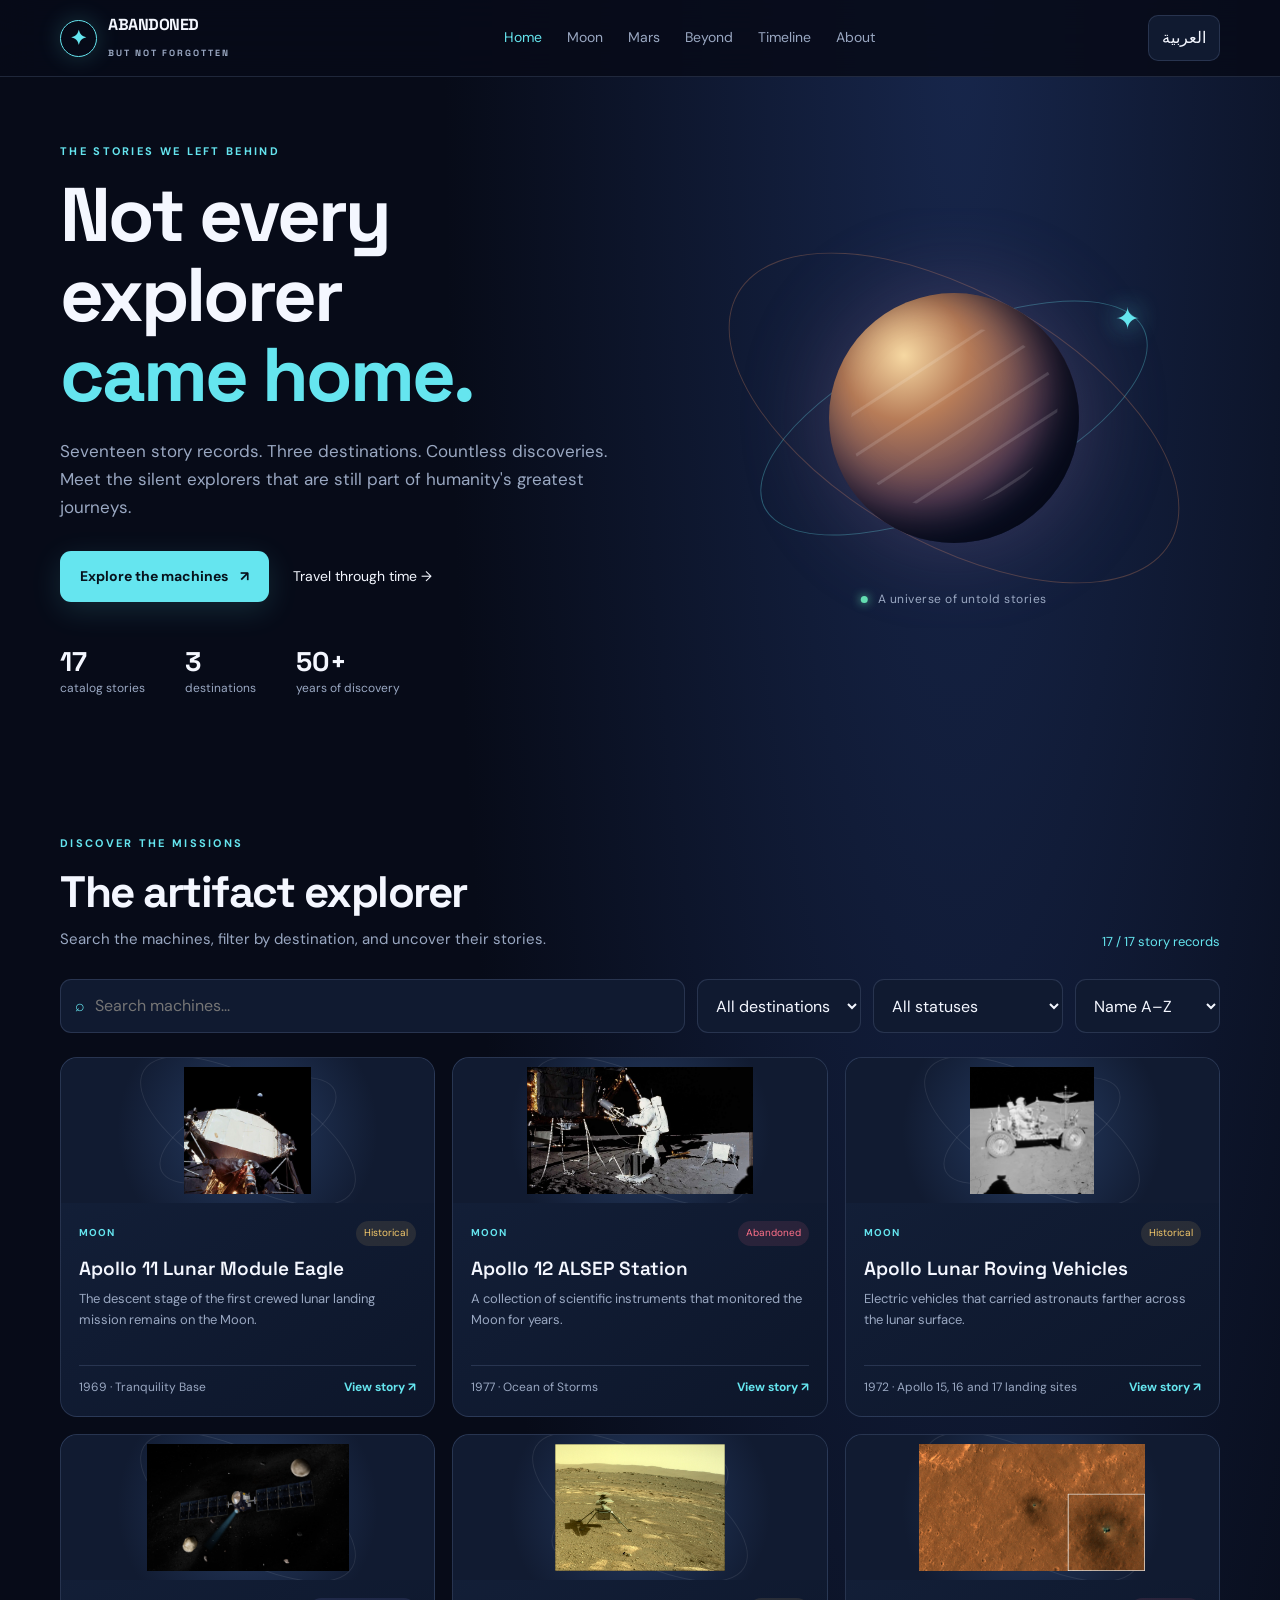
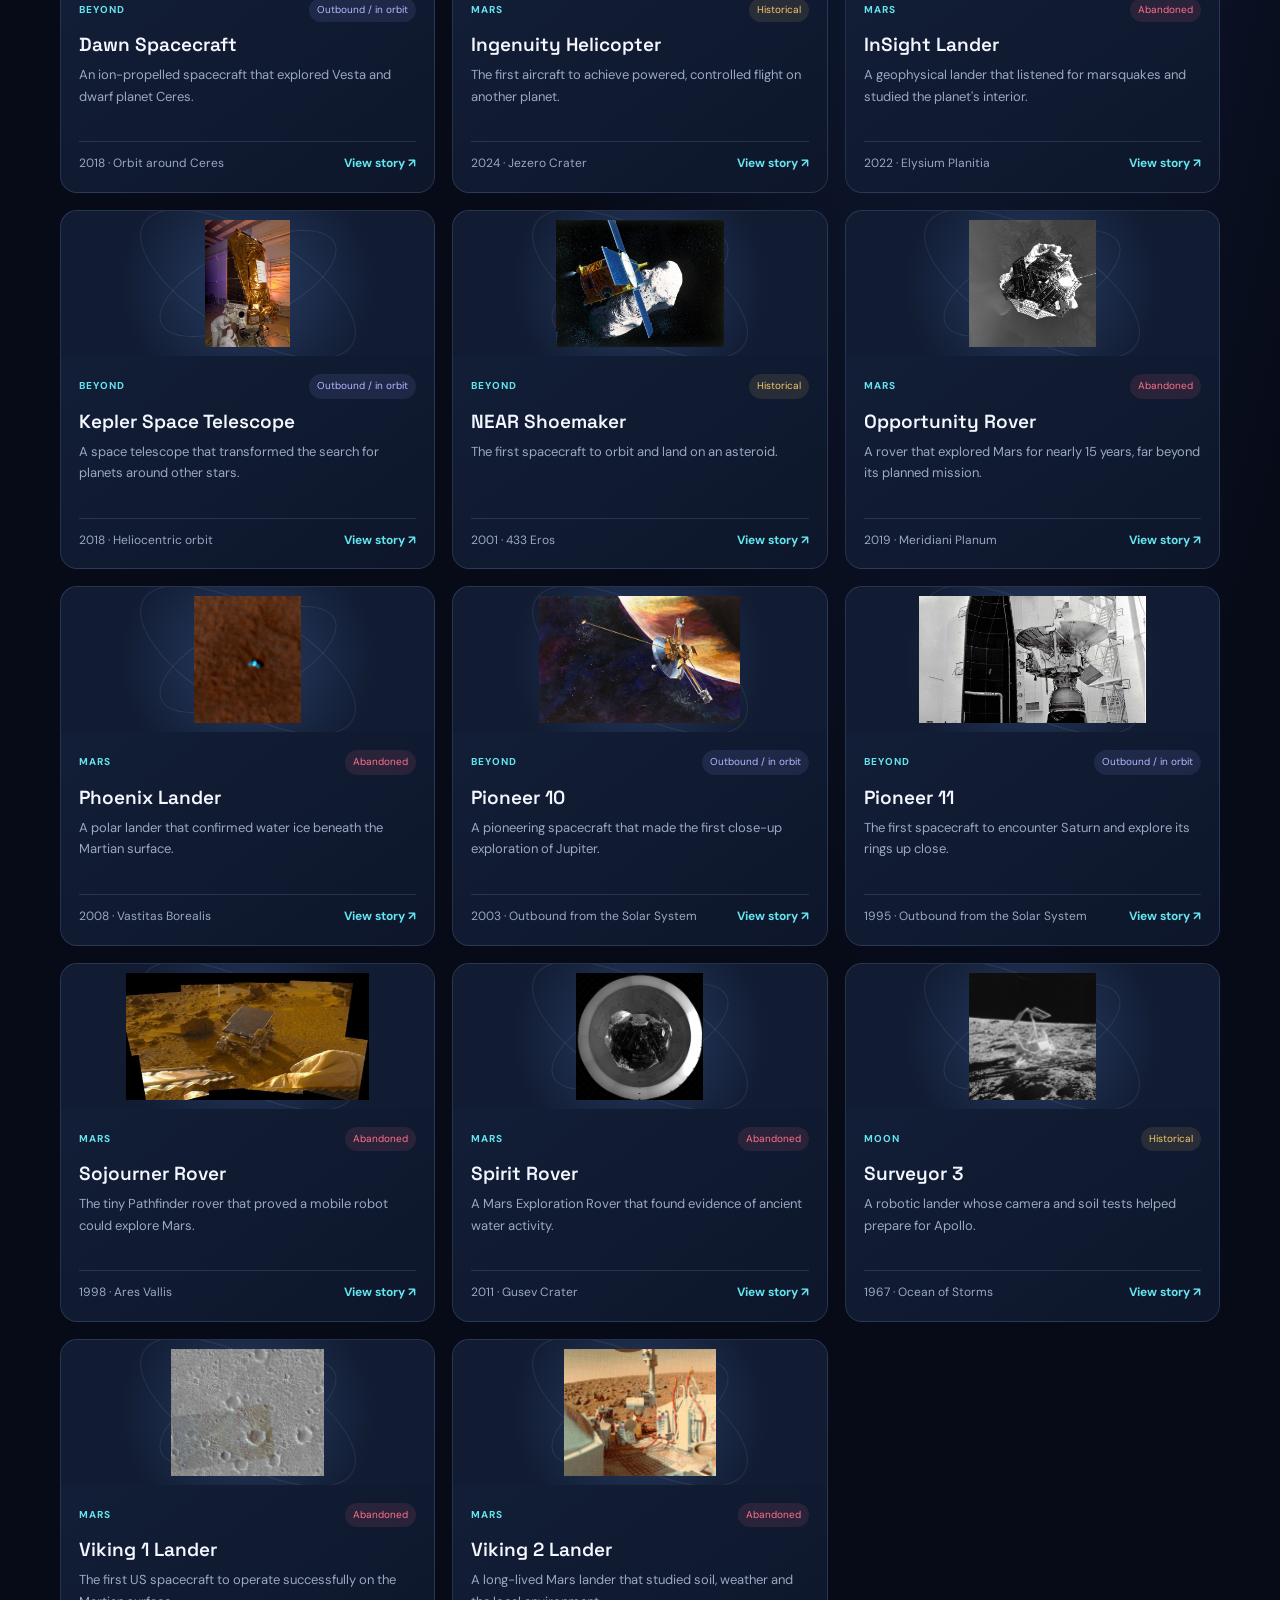
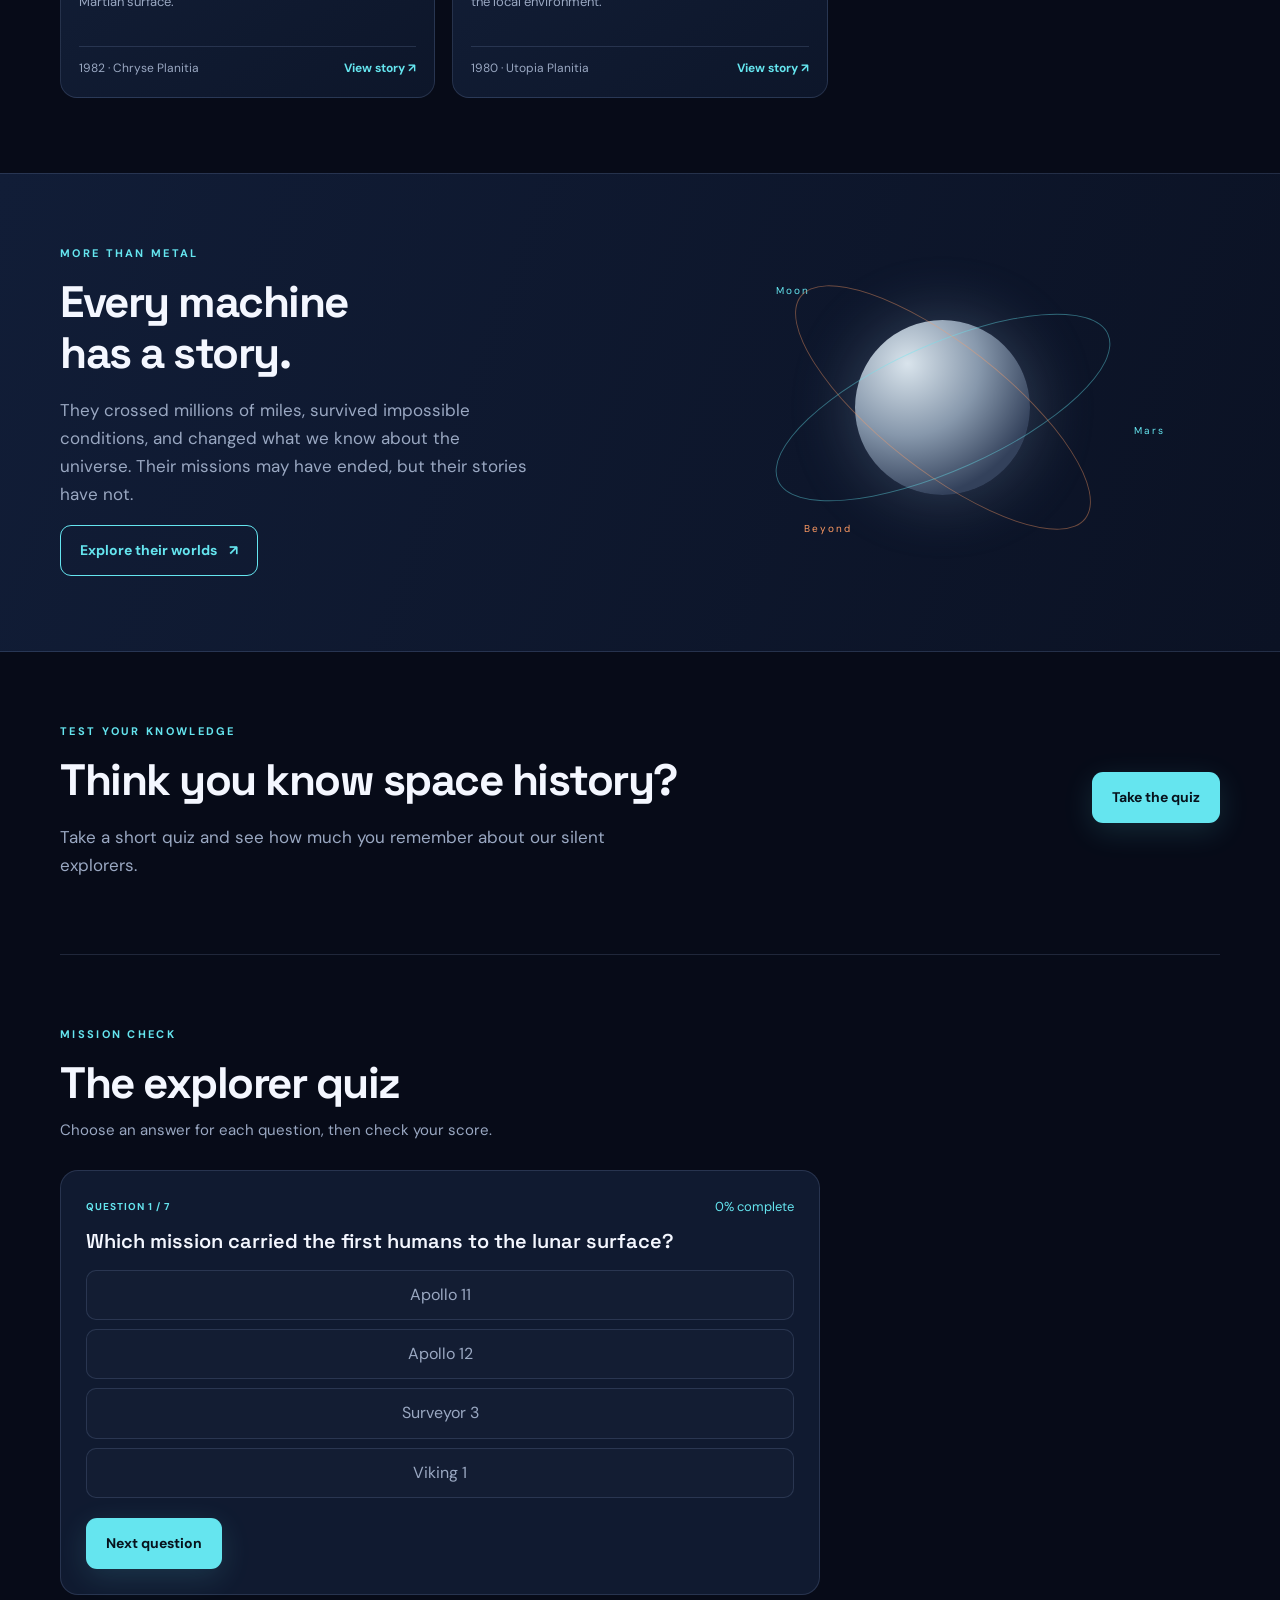
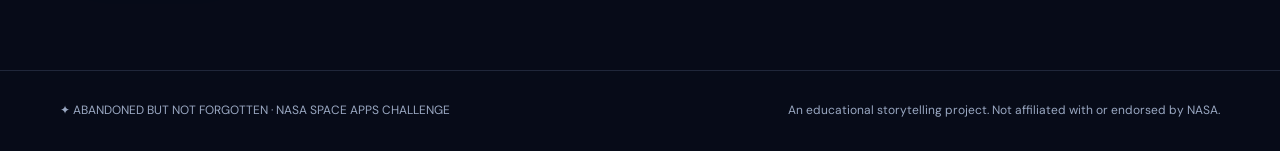
<file: index.html>
<!doctype html>
<html lang="en" dir="ltr">
<head>
  <meta charset="utf-8"><meta name="viewport" content="width=device-width,initial-scale=1">
  <meta name="description" content="Discover the stories of NASA machines left on the Moon, Mars and beyond.">
  <title>Abandoned But Not Forgotten | Space Exploration Stories</title>
  <link rel="preconnect" href="https://fonts.googleapis.com"><link rel="preconnect" href="https://fonts.gstatic.com" crossorigin>
  <link href="https://fonts.googleapis.com/css2?family=DM+Sans:wght@400;500;600;700&family=Space+Grotesk:wght@500;600;700&display=swap" rel="stylesheet">
  <link rel="stylesheet" href="css/style.css"><link rel="stylesheet" href="css/responsive.css">
  <script defer src="js/data.js"></script><script defer src="js/i18n.js"></script><script defer src="js/app.js"></script>
</head>
<body data-page="home" data-root="">
  <div id="site-header"></div>
  <main>
    <section class="hero container">
      <div class="hero-copy">
        <span class="eyebrow" data-i18n="hero.eyebrow">THE STORIES WE LEFT BEHIND</span>
        <h1 data-i18n-html="hero.title">Not every explorer<br><span>came home.</span></h1>
        <p data-i18n="hero.subtitle">Seventeen story records. Three destinations. Countless discoveries. Meet the silent explorers that are still part of humanity's greatest journeys.</p>
        <div class="hero-actions"><a class="btn btn-primary" href="#explorer"><span data-i18n="hero.cta">Explore the machines</span> <span>↗</span></a><a class="text-link" href="pages/timeline.html" data-i18n="hero.secondary">Travel through time →</a></div>
        <div class="hero-stats"><div><strong>17</strong><span data-i18n="hero.stat1">catalog stories</span></div><div><strong>3</strong><span data-i18n="hero.stat2">destinations</span></div><div><strong>50+</strong><span data-i18n="hero.stat3">years of discovery</span></div></div>
      </div>
      <div class="hero-art"><div class="orbit orbit-one"></div><div class="orbit orbit-two"></div><div class="planet"></div><div class="satellite">✦</div><div class="hero-caption"><span class="live-dot"></span> <span data-i18n="hero.caption">A universe of untold stories</span></div></div>
    </section>
    <section class="section container" id="explorer">
      <div class="section-heading"><div><span class="eyebrow" data-i18n="explorer.eyebrow">DISCOVER THE MISSIONS</span><h2 data-i18n="explorer.title">The artifact explorer</h2><p data-i18n="explorer.subtitle">Search the machines, filter by destination, and uncover their stories.</p></div><span class="result-count" id="result-count">17 / 17 story records</span></div>
      <div class="filters">
        <label class="search-box"><span>⌕</span><input id="search-input" type="search" placeholder="Search machines..." data-i18n-placeholder="explorer.search" aria-label="Search machines" data-i18n-aria="a11y.search"></label>
        <select id="location-filter" aria-label="Filter by destination" data-i18n-aria="a11y.destination"><option value="all" data-i18n="explorer.allDestinations">All destinations</option><option value="moon" data-i18n="locations.moon">Moon</option><option value="mars" data-i18n="locations.mars">Mars</option><option value="beyond" data-i18n="locations.beyond">Beyond</option></select>
        <select id="status-filter" aria-label="Filter by status" data-i18n-aria="a11y.status"><option value="all" data-i18n="statuses.all">All statuses</option><option value="abandoned" data-i18n="statuses.abandoned">Abandoned</option><option value="historical" data-i18n="statuses.historical">Historical</option><option value="stillActive" data-i18n="statuses.stillActive">Still active</option><option value="drifting" data-i18n="statuses.drifting">Outbound / in orbit</option></select>
        <select id="sort-filter" aria-label="Sort" data-i18n-aria="a11y.sort"><option value="name" data-i18n="sort.name">Name A–Z</option><option value="year" data-i18n="sort.year">Mission year</option></select>
      </div>
      <div class="artifact-grid" id="artifact-grid"></div>
      <p class="empty-state hidden" id="empty-state" data-i18n="explorer.noResults">No machines match your search. Try another filter.</p>
    </section>
    <section class="section feature-band"><div class="container feature-layout"><div><span class="eyebrow" data-i18n="story.eyebrow">MORE THAN METAL</span><h2 data-i18n-html="story.title">Every machine<br>has a story.</h2><p data-i18n="story.text">They crossed millions of miles, survived impossible conditions, and changed what we know about the universe. Their missions may have ended, but their stories have not.</p><a class="btn btn-outline" href="pages/moon.html"><span data-i18n="story.cta">Explore their worlds</span> ↗</a></div><div class="feature-orbit"><div class="feature-moon"></div><span class="feature-label label-one" data-i18n="locations.moon">MOON</span><span class="feature-label label-two" data-i18n="locations.mars">MARS</span><span class="feature-label label-three" data-i18n="locations.beyond">BEYOND</span></div></div></section>
    <section class="section container quiz-teaser"><div><span class="eyebrow" data-i18n="quiz.eyebrow">TEST YOUR KNOWLEDGE</span><h2 data-i18n="quiz.title">Think you know space history?</h2><p data-i18n="quiz.text">Take a short quiz and see how much you remember about our silent explorers.</p></div><a class="btn btn-primary" href="#quiz" data-i18n="quiz.cta">Take the quiz →</a></section>
    <section class="section container" id="quiz"><div class="section-heading"><div><span class="eyebrow" data-i18n="quiz.label">MISSION CHECK</span><h2 data-i18n="quiz.heading">The explorer quiz</h2><p data-i18n="quiz.instructions">Choose an answer for each question, then check your score.</p></div></div><div class="quiz-card" id="quiz-card"></div></section>
  </main>
  <div id="site-footer"></div>
</body>
</html>
</file>
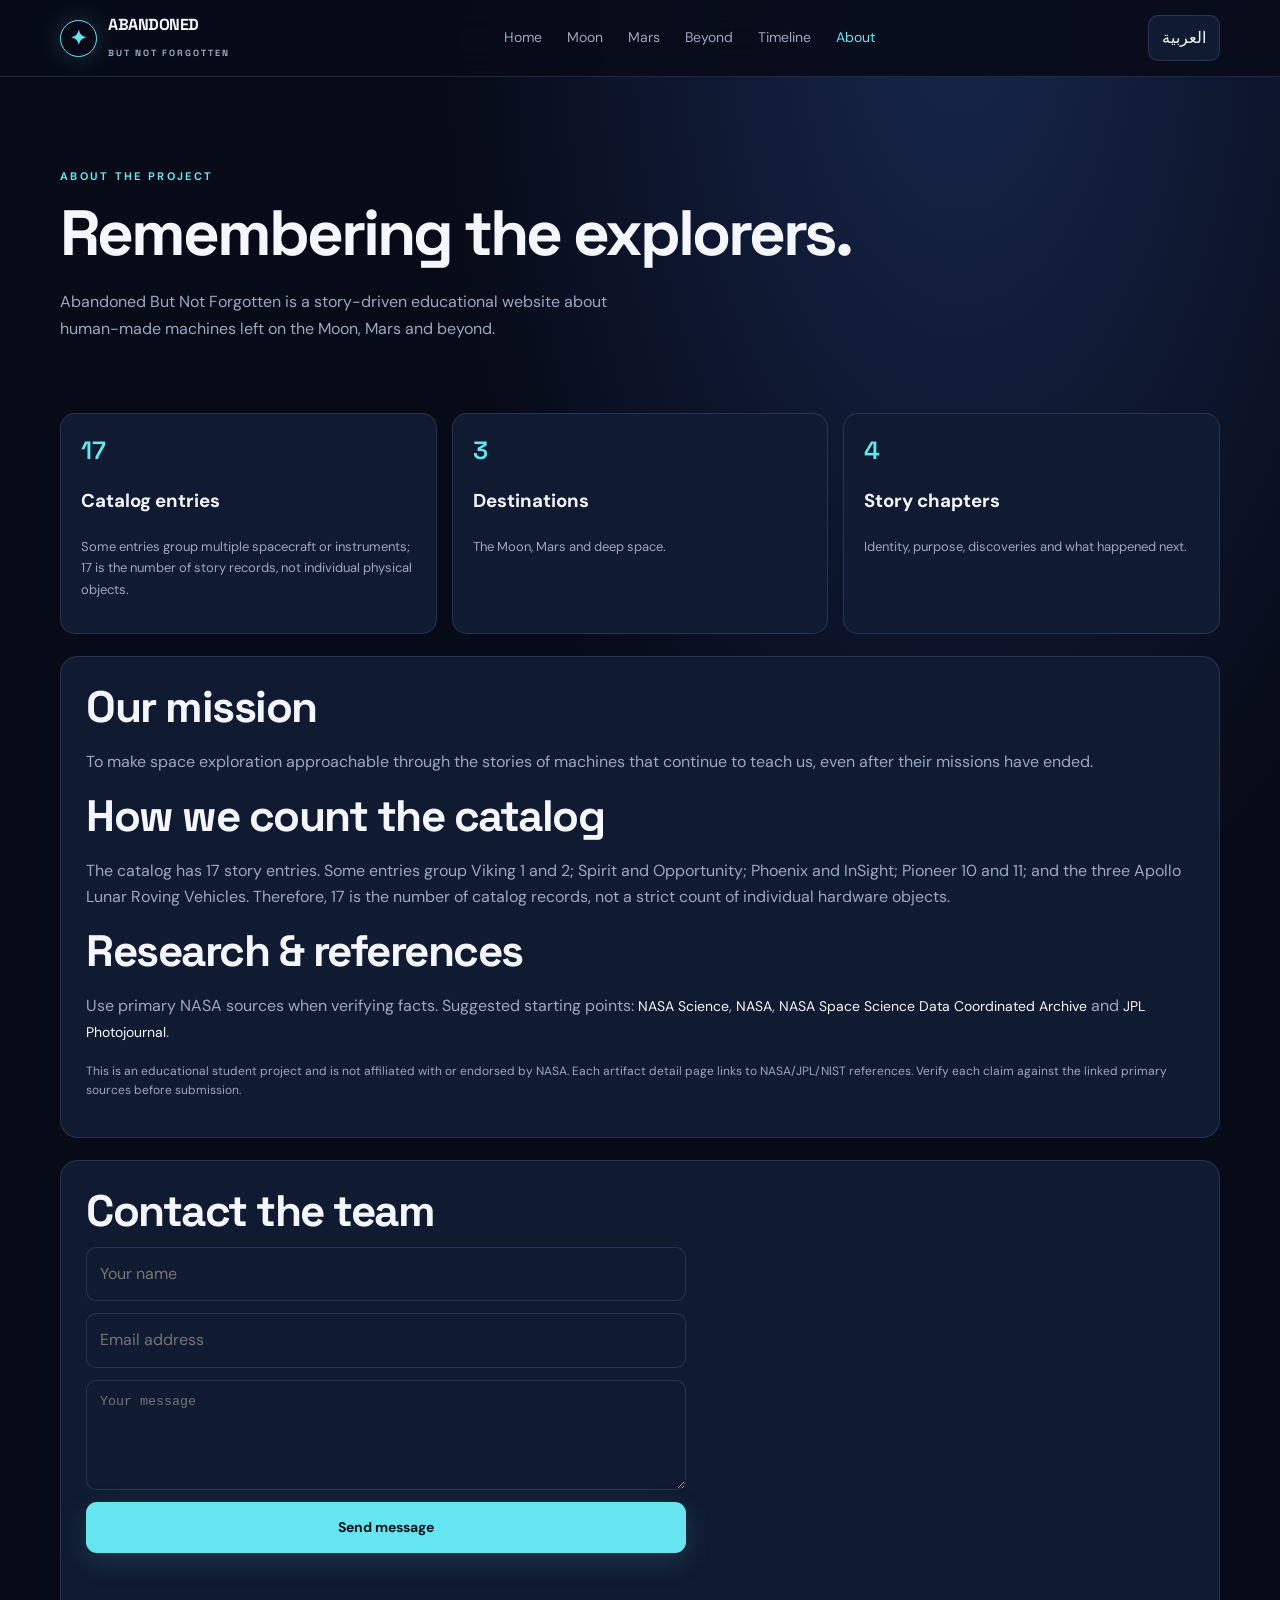
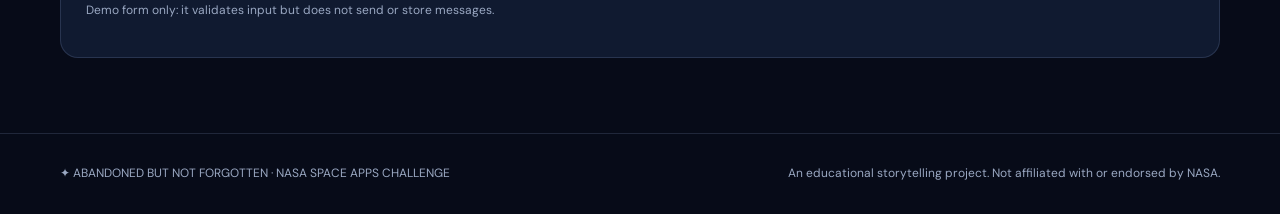
<file: pages/about.html>
<!doctype html><html lang="en" dir="ltr"><head><meta charset="utf-8"><meta name="viewport" content="width=device-width,initial-scale=1"><title>About | Abandoned But Not Forgotten</title><link rel="preconnect" href="https://fonts.googleapis.com"><link href="https://fonts.googleapis.com/css2?family=DM+Sans:wght@400;500;600;700&family=Space+Grotesk:wght@500;600;700&display=swap" rel="stylesheet"><link rel="stylesheet" href="../css/style.css"><link rel="stylesheet" href="../css/responsive.css"><script defer src="../js/data.js"></script><script defer src="../js/i18n.js"></script><script defer src="../js/app.js"></script></head><body data-page="about" data-root="../"><div id="site-header"></div><main class="container"><section class="page-hero"><span class="eyebrow" data-i18n="about.eyebrow">ABOUT THE PROJECT</span><h1 data-i18n="about.title">Remembering the explorers.</h1><p data-i18n="about.intro">Abandoned But Not Forgotten is a story-driven educational website about human-made machines left on the Moon, Mars and beyond.</p></section><section class="section" style="padding-top:10px"><div class="about-grid"><article class="info-tile"><strong>17</strong><h3 data-i18n="about.entriesTitle">Catalog entries</h3><p data-i18n="about.entriesText">Some entries group multiple spacecraft or instruments; 17 is the number of story records, not individual physical objects.</p></article><article class="info-tile"><strong>3</strong><h3 data-i18n="about.destinationsTitle">Destinations</h3><p data-i18n="about.destinationsText">The Moon, Mars and deep space.</p></article><article class="info-tile"><strong>4</strong><h3 data-i18n="about.chaptersTitle">Story chapters</h3><p data-i18n="about.chaptersText">Identity, purpose, discoveries and what happened next.</p></article></div><div class="content-panel" style="margin-top:22px"><h2 data-i18n="about.missionTitle">Our mission</h2><p style="color:var(--muted)" data-i18n="about.missionText">To make space exploration approachable through the stories of machines that continue to teach us, even after their missions have ended.</p><h2 data-i18n="about.countTitle">How we count the catalog</h2><p style="color:var(--muted)" data-i18n="about.countText">The catalog has 17 story entries. Some entries group Viking 1 and 2; Spirit and Opportunity; Phoenix and InSight; Pioneer 10 and 11; and the three Apollo Lunar Roving Vehicles. Therefore, 17 is the number of catalog records, not a strict count of individual hardware objects.</p><h2 data-i18n="about.researchTitle">Research &amp; references</h2><p style="color:var(--muted)"><span data-i18n="about.researchText">Use primary NASA sources when verifying facts. Suggested starting points:</span> <a class="text-link" href="https://science.nasa.gov/" target="_blank" rel="noopener">NASA Science</a>, <a class="text-link" href="https://www.nasa.gov/" target="_blank" rel="noopener">NASA</a>, <a class="text-link" href="https://nssdc.gsfc.nasa.gov/" target="_blank" rel="noopener">NASA Space Science Data Coordinated Archive</a> and <a class="text-link" href="https://photojournal.jpl.nasa.gov/" target="_blank" rel="noopener">JPL Photojournal</a>.</p><p class="form-note" data-i18n="about.note">This is an educational student project and is not affiliated with or endorsed by NASA. Each artifact detail page links to NASA/JPL/NIST references. Verify each claim against the linked primary sources before submission.</p></div><div class="content-panel" style="margin-top:22px"><h2 data-i18n="about.contactTitle">Contact the team</h2><form class="form-grid" id="contact-form"><input required placeholder="Your name" data-i18n-placeholder="about.name" aria-label="Your name" data-i18n-aria="a11y.name"><input type="email" required placeholder="Email address" data-i18n-placeholder="about.email" aria-label="Email address" data-i18n-aria="a11y.email"><textarea required placeholder="Your message" data-i18n-placeholder="about.message" aria-label="Your message" data-i18n-aria="a11y.message"></textarea><button class="btn btn-primary" type="submit" data-i18n="about.send">Send message</button><p id="form-message" class="form-note" aria-live="polite"></p></form><p class="form-note" data-i18n="about.demo">Demo form only: it validates input but does not send or store messages.</p></div></section></main><div id="site-footer"></div></body></html>
</file>
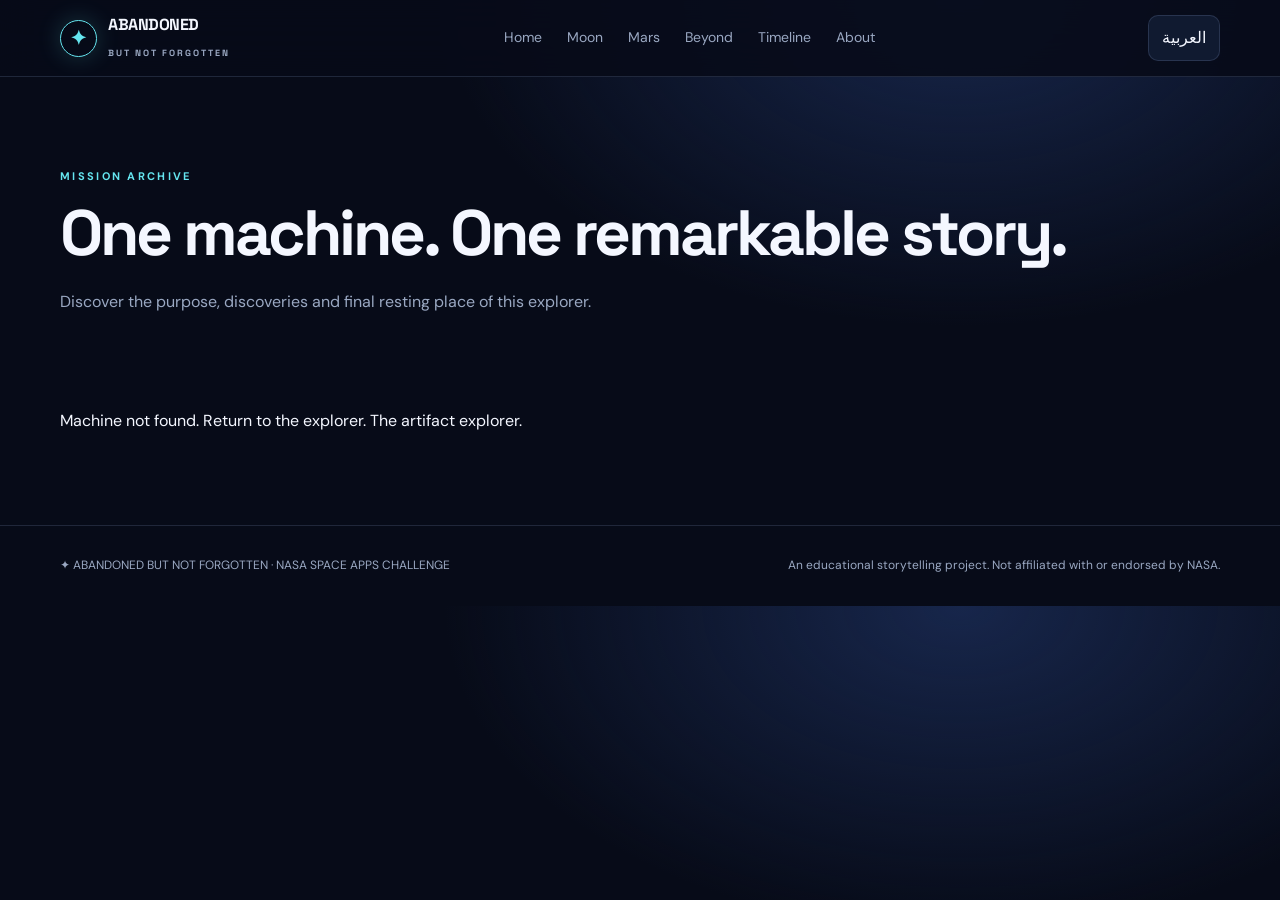
<file: pages/artifact.html>
<!doctype html><html lang="en" dir="ltr"><head><meta charset="utf-8"><meta name="viewport" content="width=device-width,initial-scale=1"><title>Machine story | Abandoned But Not Forgotten</title><link rel="preconnect" href="https://fonts.googleapis.com"><link href="https://fonts.googleapis.com/css2?family=DM+Sans:wght@400;500;600;700&family=Space+Grotesk:wght@500;600;700&display=swap" rel="stylesheet"><link rel="stylesheet" href="../css/style.css"><link rel="stylesheet" href="../css/responsive.css"><script defer src="../js/data.js"></script><script defer src="../js/i18n.js"></script><script defer src="../js/app.js"></script></head><body data-page="details" data-root="../"><div id="site-header"></div><main class="container"><section class="page-hero"><span class="eyebrow" data-i18n="pages.artifact.eyebrow">MISSION ARCHIVE</span><h1 data-i18n="pages.artifact.title">One machine. One remarkable story.</h1><p data-i18n="pages.artifact.intro">Discover the purpose, discoveries and final resting place of this explorer.</p></section><section id="detail" class="section" style="padding-top:15px"></section></main><div id="site-footer"></div></body></html>
</file>
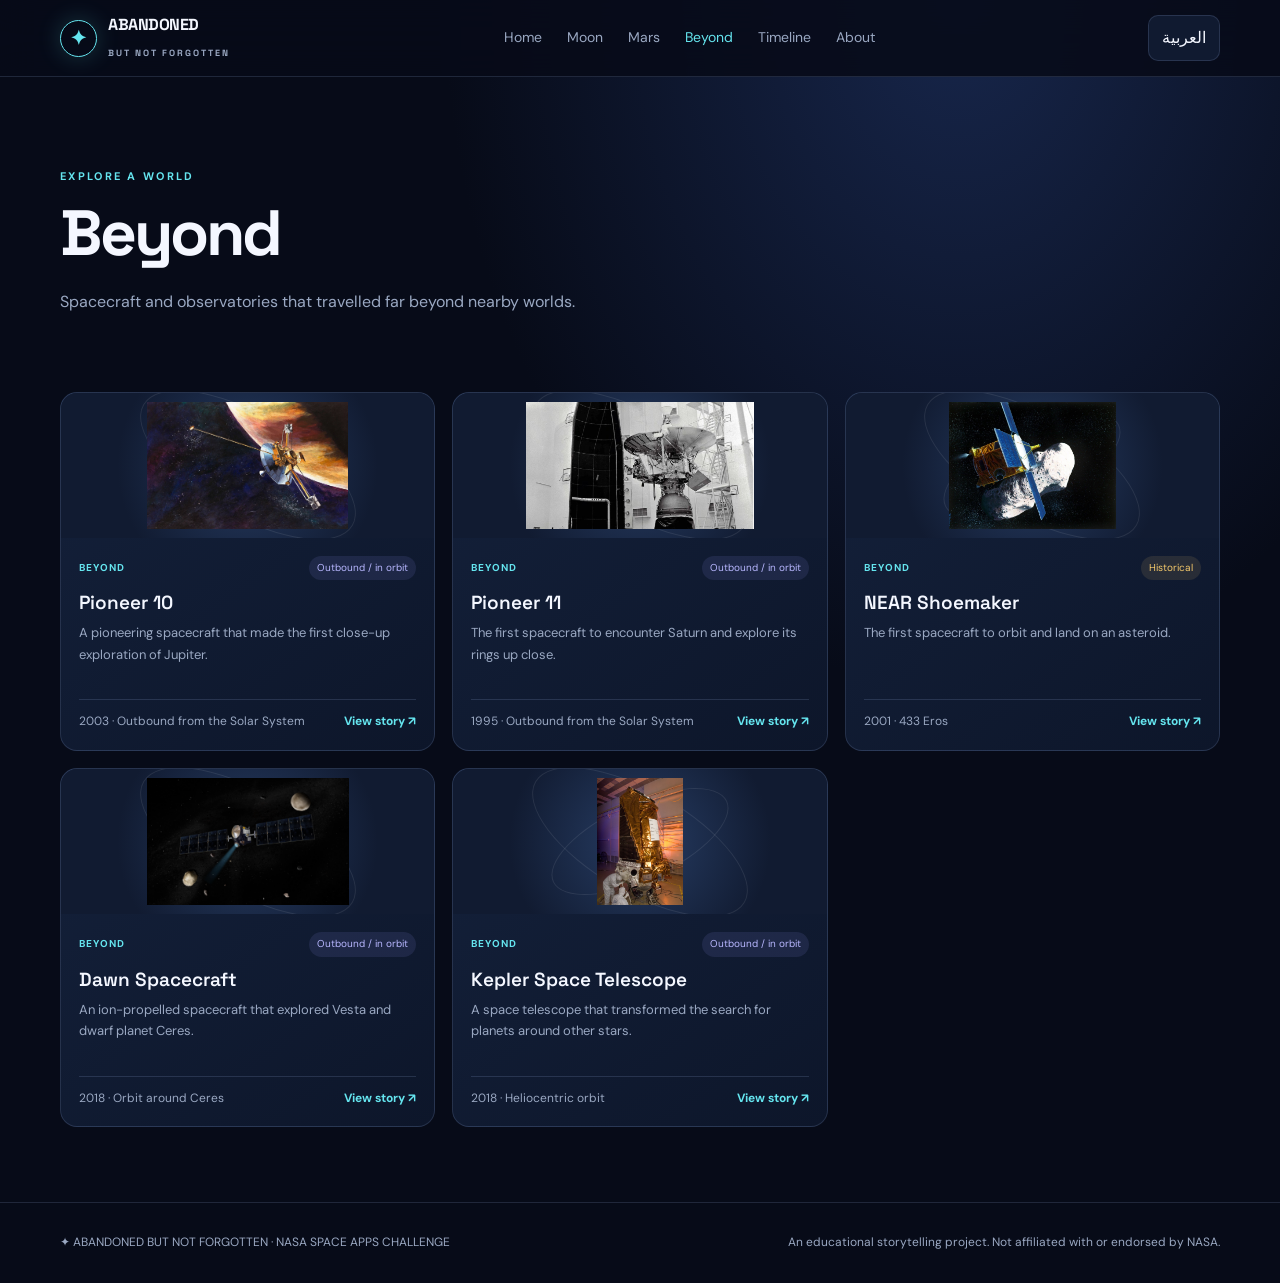
<file: pages/beyond.html>
<!doctype html><html lang="en" dir="ltr"><head><meta charset="utf-8"><meta name="viewport" content="width=device-width,initial-scale=1"><title>Beyond | Abandoned But Not Forgotten</title><link rel="preconnect" href="https://fonts.googleapis.com"><link href="https://fonts.googleapis.com/css2?family=DM+Sans:wght@400;500;600;700&family=Space+Grotesk:wght@500;600;700&display=swap" rel="stylesheet"><link rel="stylesheet" href="../css/style.css"><link rel="stylesheet" href="../css/responsive.css"><script defer src="../js/data.js"></script><script defer src="../js/i18n.js"></script><script defer src="../js/app.js"></script></head><body data-page="beyond" data-root="../"><div id="site-header"></div><main class="container"><section class="page-hero"><span class="eyebrow" data-i18n="pages.beyond.eyebrow">EXPLORE A WORLD</span><h1 data-i18n="pages.beyond.title">Beyond</h1><p data-i18n="pages.beyond.intro">Spacecraft and observatories that travelled far beyond nearby worlds.</p></section><section class="section" style="padding-top:15px"><div class="artifact-grid" id="listing"></div></section></main><div id="site-footer"></div></body></html>
</file>
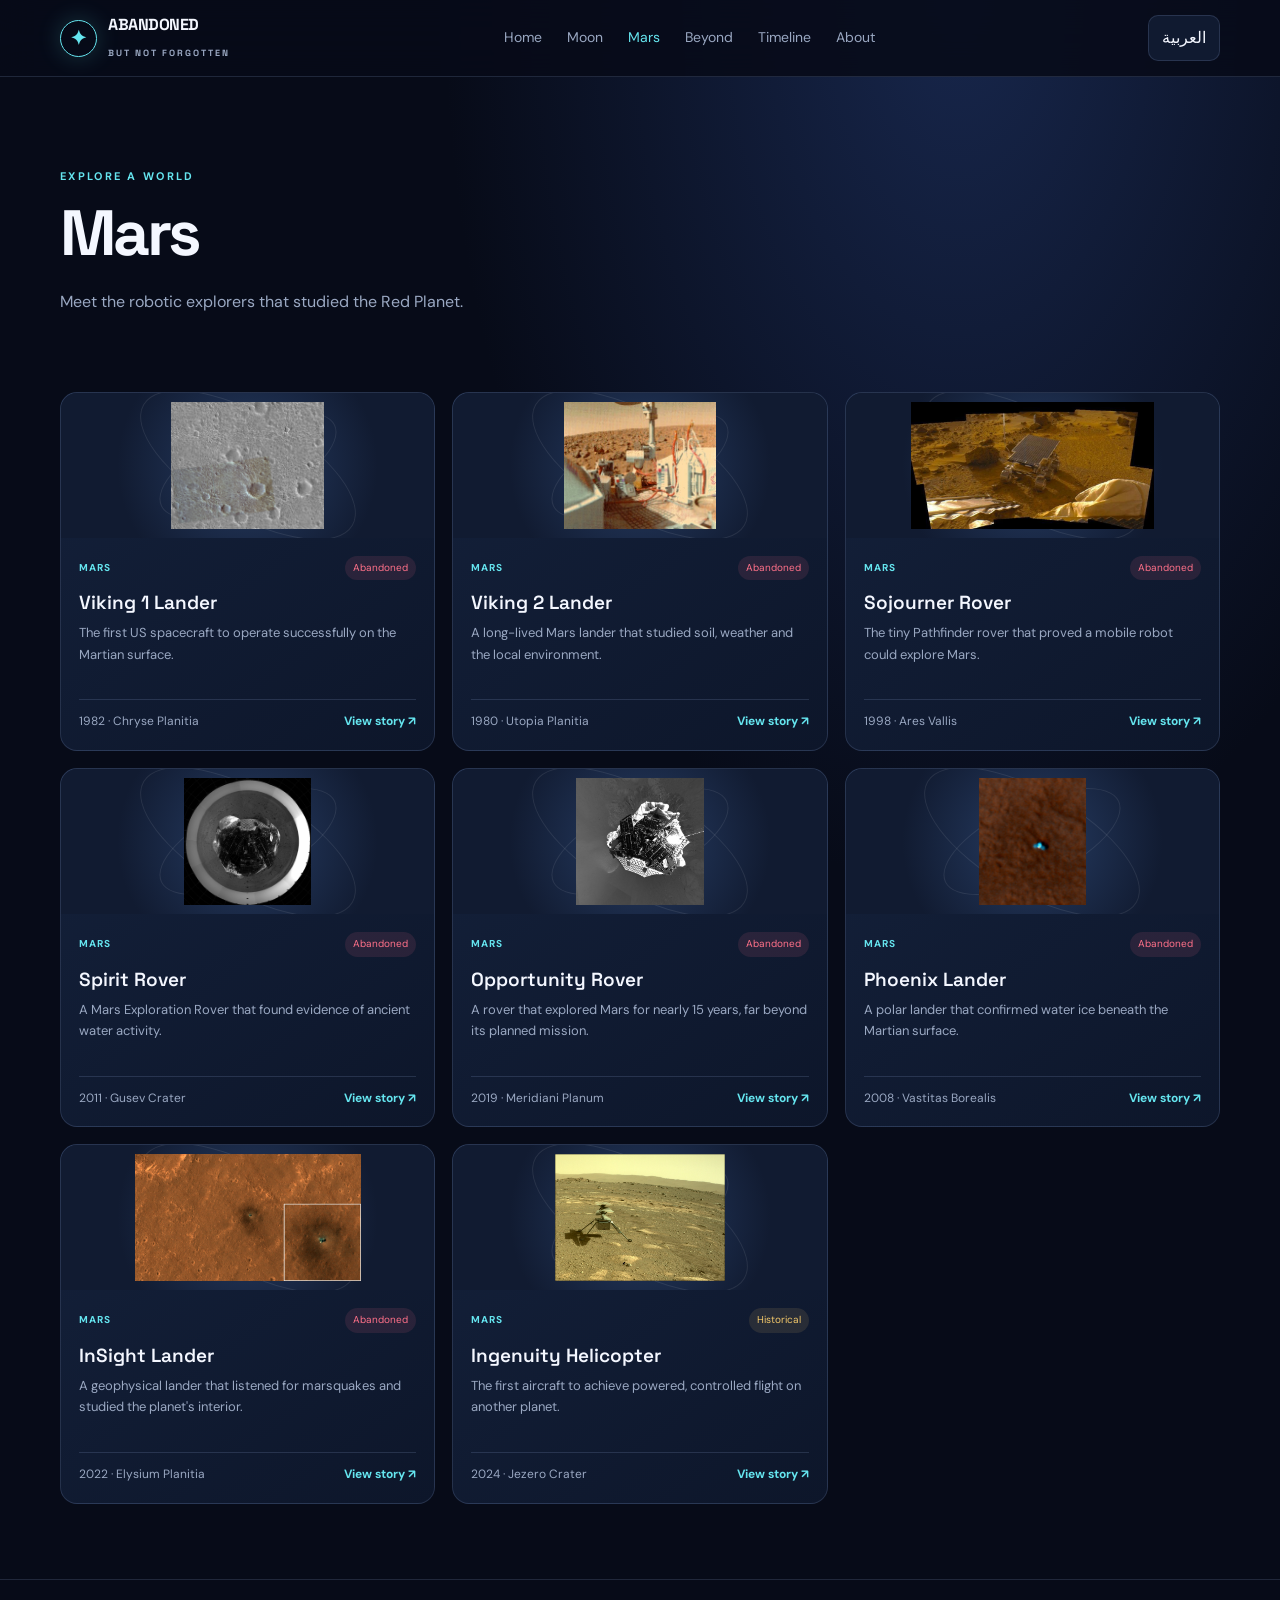
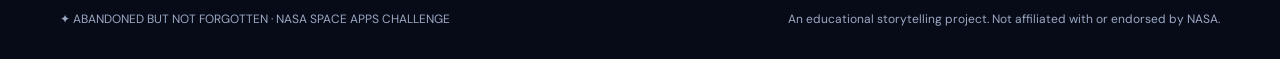
<file: pages/mars.html>
<!doctype html><html lang="en" dir="ltr"><head><meta charset="utf-8"><meta name="viewport" content="width=device-width,initial-scale=1"><title>Mars | Abandoned But Not Forgotten</title><link rel="preconnect" href="https://fonts.googleapis.com"><link href="https://fonts.googleapis.com/css2?family=DM+Sans:wght@400;500;600;700&family=Space+Grotesk:wght@500;600;700&display=swap" rel="stylesheet"><link rel="stylesheet" href="../css/style.css"><link rel="stylesheet" href="../css/responsive.css"><script defer src="../js/data.js"></script><script defer src="../js/i18n.js"></script><script defer src="../js/app.js"></script></head><body data-page="mars" data-root="../"><div id="site-header"></div><main class="container"><section class="page-hero"><span class="eyebrow" data-i18n="pages.mars.eyebrow">EXPLORE A WORLD</span><h1 data-i18n="pages.mars.title">Mars</h1><p data-i18n="pages.mars.intro">Meet the robotic explorers that studied the Red Planet.</p></section><section class="section" style="padding-top:15px"><div class="artifact-grid" id="listing"></div></section></main><div id="site-footer"></div></body></html>
</file>
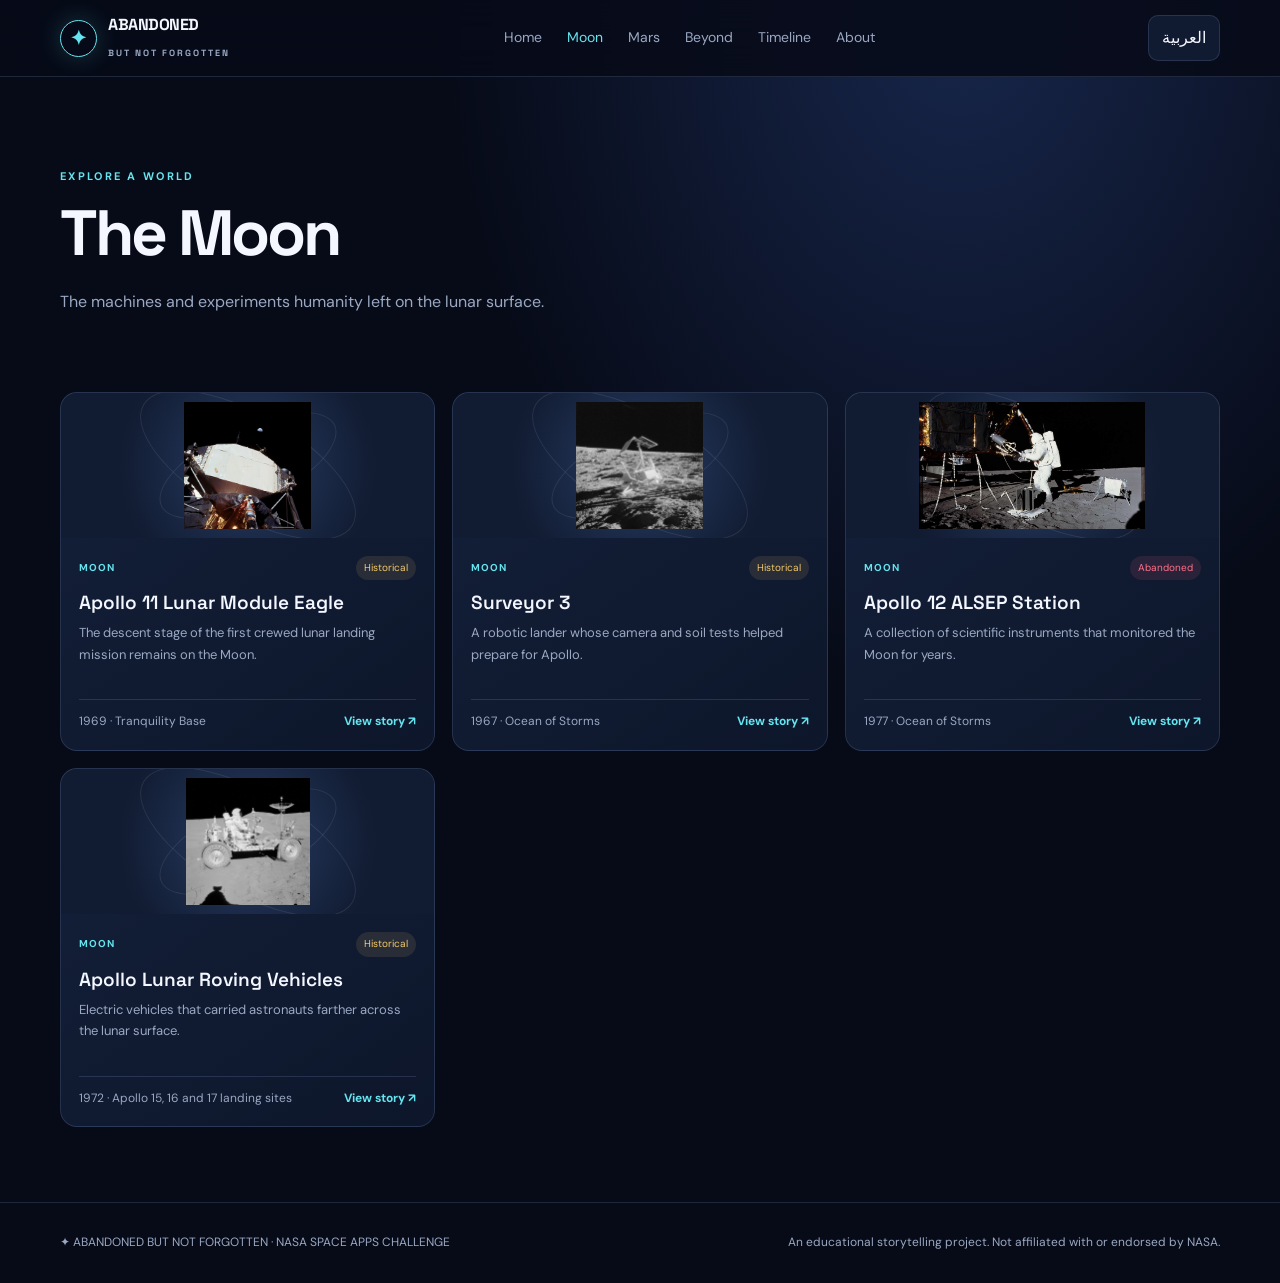
<file: pages/moon.html>
<!doctype html><html lang="en" dir="ltr"><head><meta charset="utf-8"><meta name="viewport" content="width=device-width,initial-scale=1"><title>The Moon | Abandoned But Not Forgotten</title><link rel="preconnect" href="https://fonts.googleapis.com"><link href="https://fonts.googleapis.com/css2?family=DM+Sans:wght@400;500;600;700&family=Space+Grotesk:wght@500;600;700&display=swap" rel="stylesheet"><link rel="stylesheet" href="../css/style.css"><link rel="stylesheet" href="../css/responsive.css"><script defer src="../js/data.js"></script><script defer src="../js/i18n.js"></script><script defer src="../js/app.js"></script></head><body data-page="moon" data-root="../"><div id="site-header"></div><main class="container"><section class="page-hero"><span class="eyebrow" data-i18n="pages.moon.eyebrow">EXPLORE A WORLD</span><h1 data-i18n="pages.moon.title">The Moon</h1><p data-i18n="pages.moon.intro">The machines and experiments humanity left on the lunar surface.</p></section><section class="section" style="padding-top:15px"><div class="artifact-grid" id="listing"></div></section></main><div id="site-footer"></div></body></html>
</file>
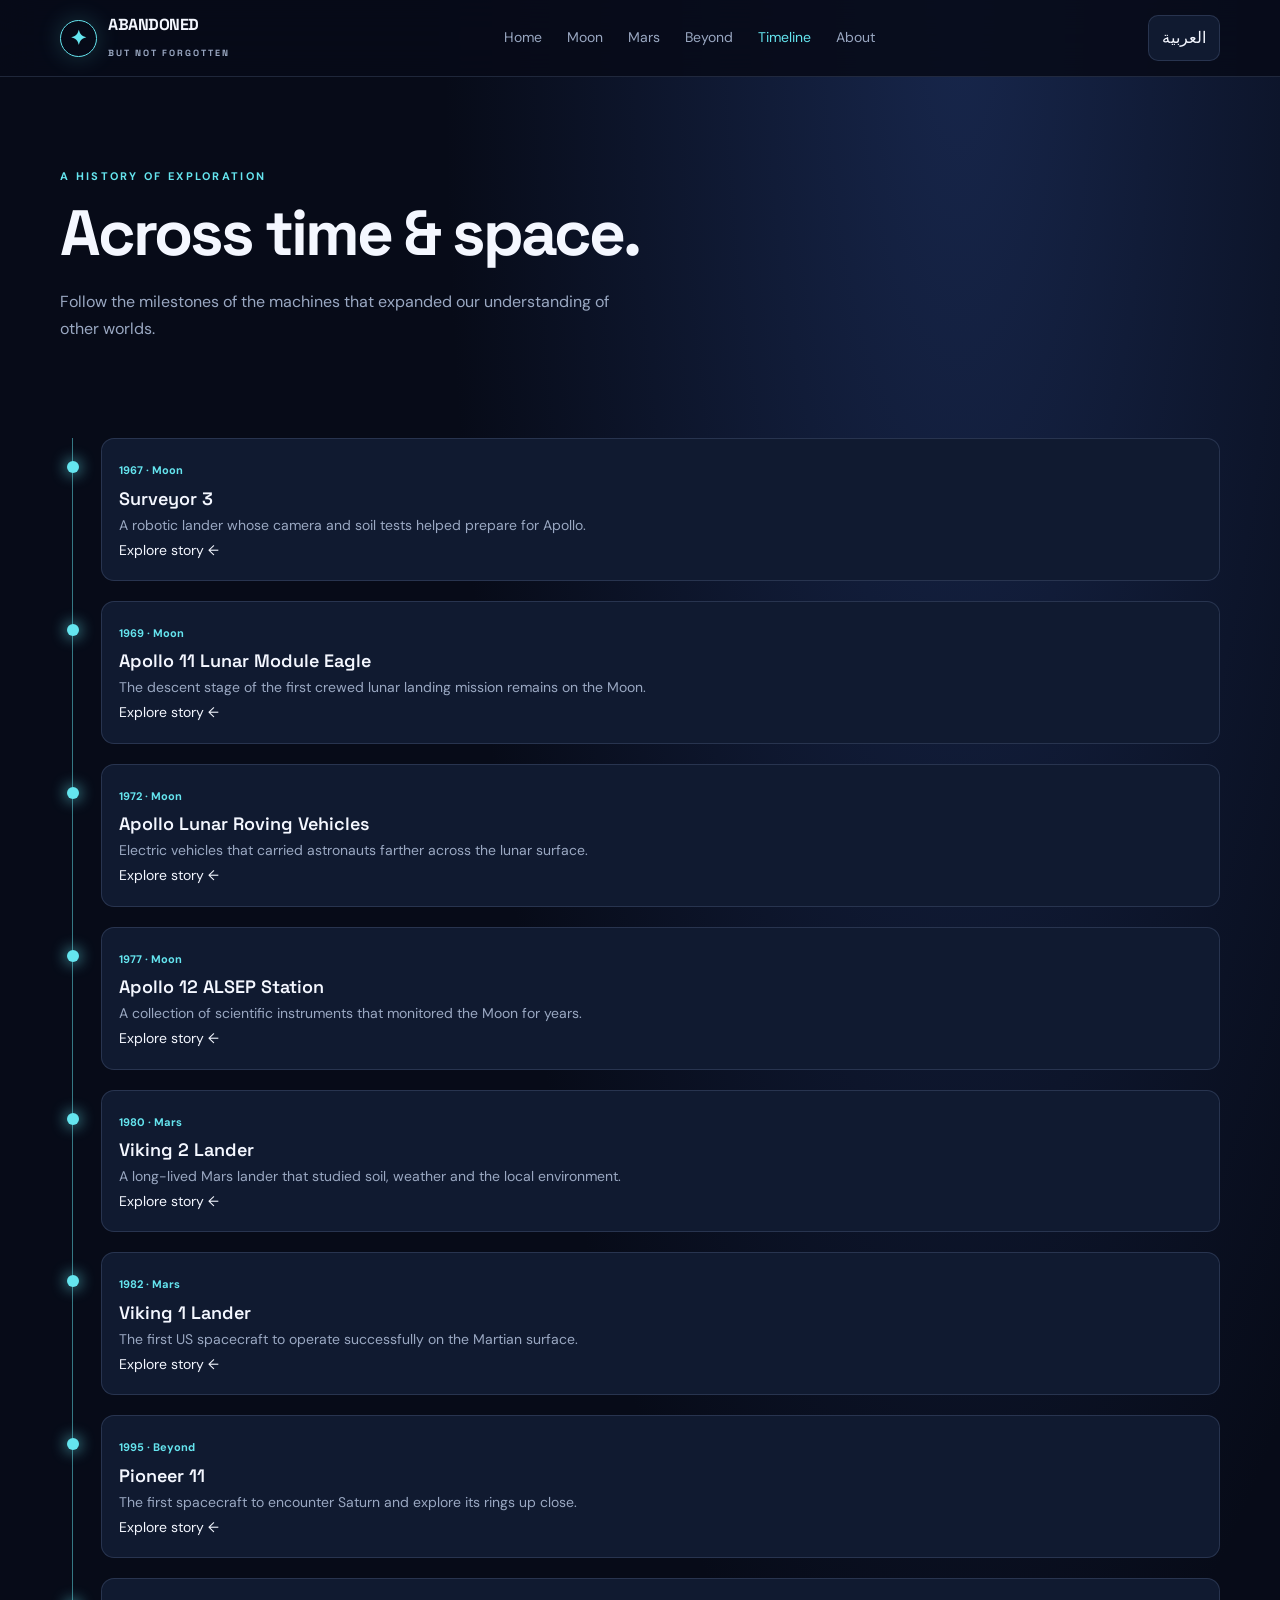
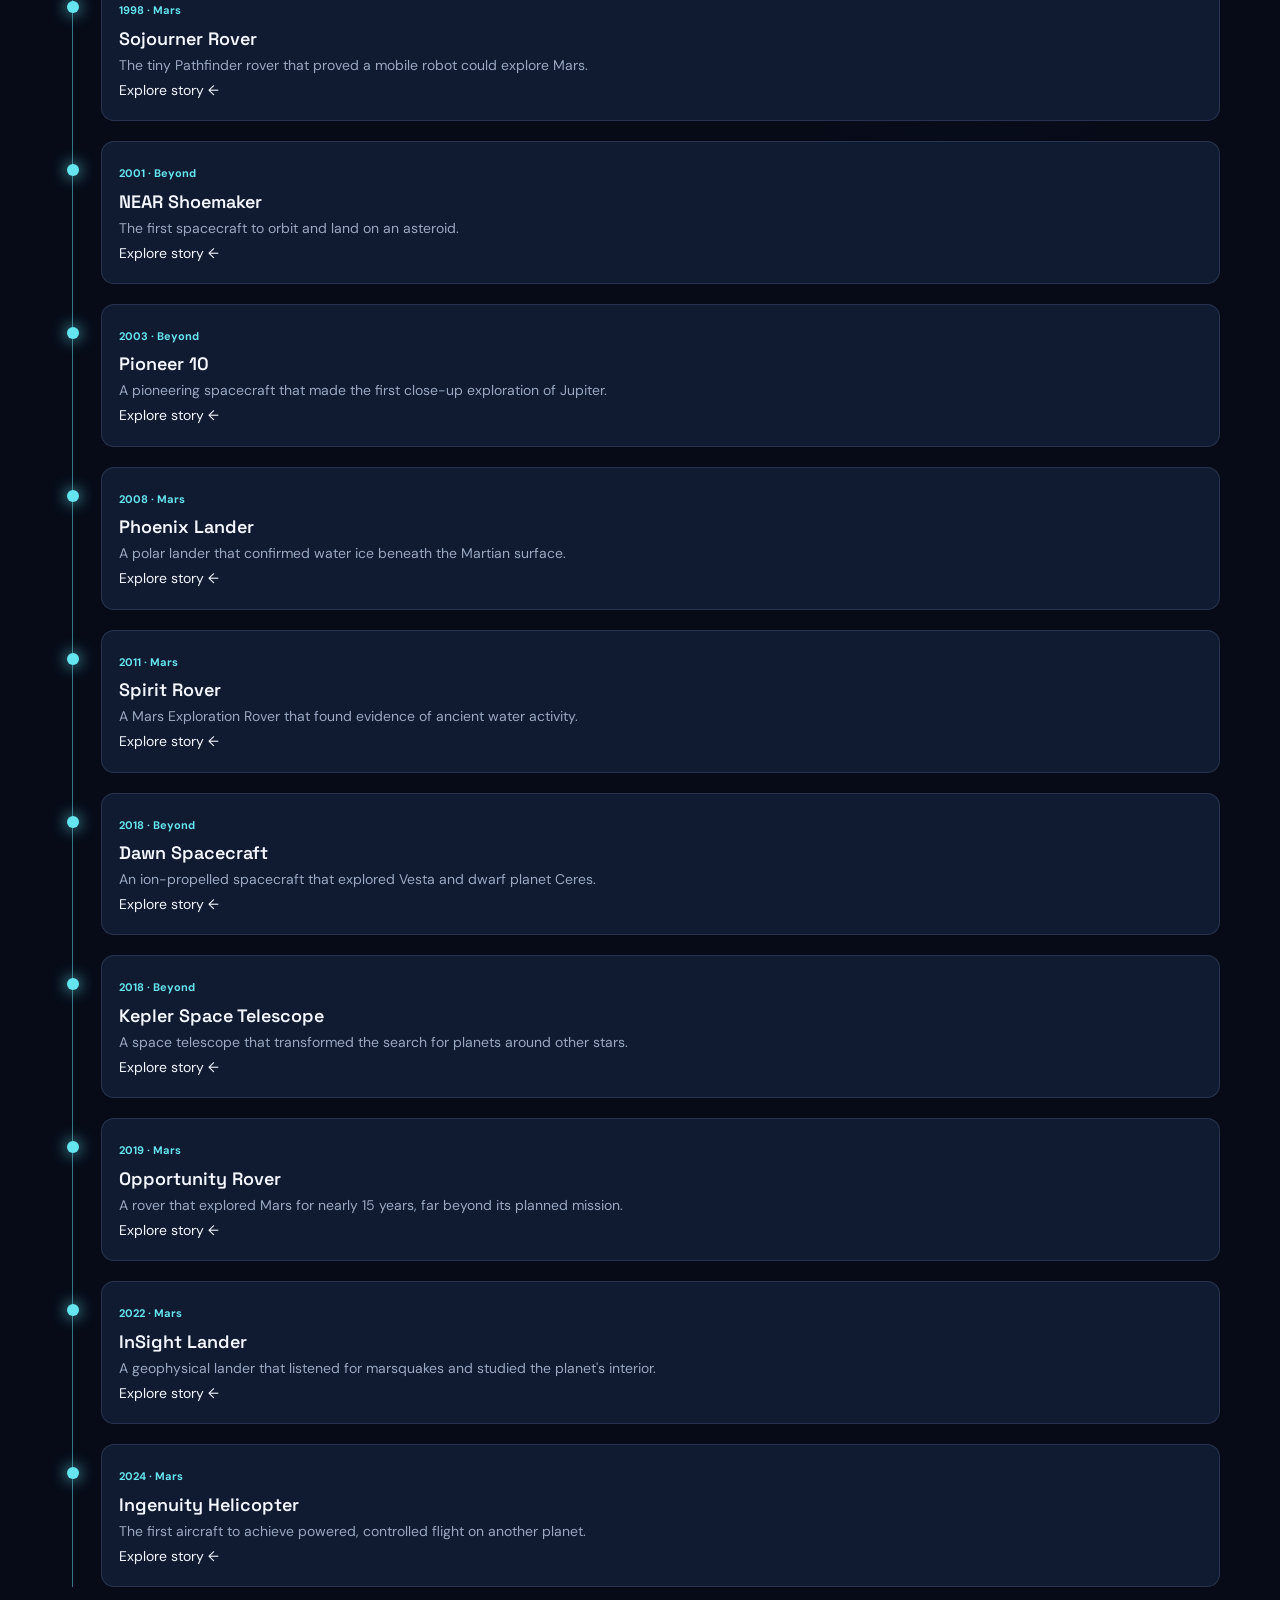
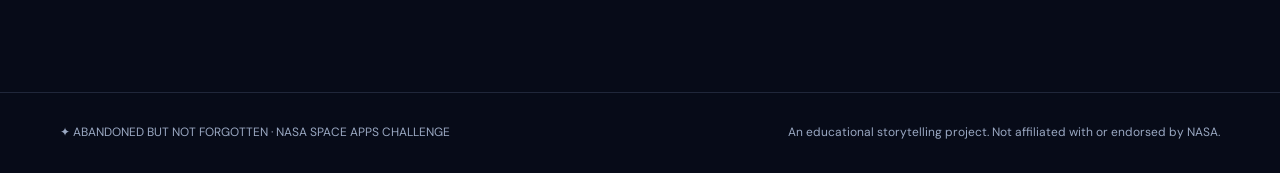
<file: pages/timeline.html>
<!doctype html><html lang="en" dir="ltr"><head><meta charset="utf-8"><meta name="viewport" content="width=device-width,initial-scale=1"><title>Timeline | Abandoned But Not Forgotten</title><link rel="preconnect" href="https://fonts.googleapis.com"><link href="https://fonts.googleapis.com/css2?family=DM+Sans:wght@400;500;600;700&family=Space+Grotesk:wght@500;600;700&display=swap" rel="stylesheet"><link rel="stylesheet" href="../css/style.css"><link rel="stylesheet" href="../css/responsive.css"><script defer src="../js/data.js"></script><script defer src="../js/i18n.js"></script><script defer src="../js/app.js"></script></head><body data-page="timeline" data-root="../"><div id="site-header"></div><main class="container"><section class="page-hero"><span class="eyebrow" data-i18n="pages.timeline.eyebrow">A HISTORY OF EXPLORATION</span><h1 data-i18n="pages.timeline.title">Across time &amp; space.</h1><p data-i18n="pages.timeline.intro">Follow the milestones of the machines that expanded our understanding of other worlds.</p></section><section class="section" style="padding-top:10px"><div id="timeline" class="timeline"></div></section></main><div id="site-footer"></div></body></html>
</file>
<file: css/style.css>
:root{--bg:#070b18;--panel:#101a30;--panel2:#15213b;--text:#f4f7ff;--muted:#9aa8c2;--cyan:#65e5ef;--orange:#ff9b63;--line:rgba(173,198,255,.15);--pink:#ff7189;--green:#63ddb1;--yellow:#f4c96b;--radius:20px;--max:1160px}
*{box-sizing:border-box}html{scroll-behavior:smooth}body{margin:0;background:radial-gradient(ellipse at 75% 0%,#17264b 0,transparent 38%),var(--bg);color:var(--text);font-family:"DM Sans",Arial,sans-serif;line-height:1.65}a{color:inherit;text-decoration:none}button,input,select{font:inherit}.container{width:min(var(--max),calc(100% - 40px));margin:auto}.site-header{position:sticky;top:0;z-index:20;background:rgba(7,11,24,.88);backdrop-filter:blur(18px);border-bottom:1px solid var(--line)}.nav-wrap{height:76px;display:flex;align-items:center;justify-content:space-between;gap:24px}.brand{display:flex;align-items:center;gap:11px;font-family:"Space Grotesk";font-weight:700;letter-spacing:-.5px}.brand-mark{width:37px;height:37px;border:1px solid var(--cyan);border-radius:50%;display:grid;place-items:center;color:var(--cyan);font-size:20px;box-shadow:0 0 24px #65e5ef33}.nav-links{display:flex;align-items:center;gap:25px;color:var(--muted);font-size:14px}.nav-links a:hover,.nav-links a.active{color:var(--cyan)}.nav-tools{display:flex;gap:10px;align-items:center}.lang-btn,.menu-btn{background:var(--panel);color:var(--text);border:1px solid var(--line);border-radius:10px;padding:9px 13px;cursor:pointer}.menu-btn{display:none}.hero{min-height:590px;display:grid;grid-template-columns:1.04fr .96fr;align-items:center;gap:50px;padding-top:60px;padding-bottom:65px}.eyebrow{display:inline-block;color:var(--cyan);font-size:11px;font-weight:700;letter-spacing:2.3px;margin-bottom:15px}.hero h1,.page-hero h1{font:700 clamp(44px,6vw,76px)/1.05 "Space Grotesk";letter-spacing:-3px;margin:0 0 22px}.hero h1 span{color:var(--cyan)}.hero-copy>p,.page-hero p,.section-heading p,.feature-layout p,.quiz-teaser p{max-width:570px;color:var(--muted);font-size:17px}.hero-actions{display:flex;align-items:center;gap:24px;margin:30px 0}.btn{display:inline-flex;align-items:center;justify-content:center;gap:12px;padding:13px 19px;border-radius:11px;font-weight:700;font-size:14px;border:1px solid transparent;transition:.2s}.btn-primary{background:var(--cyan);color:#07121c;box-shadow:0 8px 30px #65e5ef24}.btn-primary:hover{transform:translateY(-2px);box-shadow:0 12px 35px #65e5ef45}.btn-outline{border-color:var(--cyan);color:var(--cyan)}.text-link{color:var(--text);font-size:14px}.hero-stats{display:flex;gap:40px;margin-top:42px}.hero-stats div{display:grid}.hero-stats strong{font:700 27px "Space Grotesk"}.hero-stats span{font-size:12px;color:var(--muted)}.hero-art{height:420px;position:relative;display:grid;place-items:center;overflow:hidden}.planet{width:250px;height:250px;border-radius:50%;background:radial-gradient(circle at 30% 25%,#f6d8a2,#b77c58 25%,#573e55 58%,#151c39 75%);box-shadow:inset -25px -20px 50px #050816,0 0 90px #8e6f9b55;position:relative}.planet:after{content:"";position:absolute;inset:15% 8%;border-radius:50%;background:repeating-linear-gradient(165deg,transparent 0 16px,#fff2 17px 19px,transparent 20px 36px);transform:rotate(-18deg)}.orbit{position:absolute;border:1px solid #65e5ef50;border-radius:50%;transform:rotate(-25deg)}.orbit-one{width:420px;height:170px}.orbit-two{width:500px;height:250px;transform:rotate(30deg);border-color:#ff9b6340}.satellite{position:absolute;top:86px;right:80px;color:var(--cyan);font-size:30px;text-shadow:0 0 25px var(--cyan)}.hero-caption{position:absolute;bottom:18px;left:50%;transform:translateX(-50%);white-space:nowrap;color:var(--muted);font-size:12px;letter-spacing:.5px}.live-dot{display:inline-block;width:7px;height:7px;background:var(--green);border-radius:50%;margin-right:7px;box-shadow:0 0 10px var(--green)}.section{padding-top:65px;padding-bottom:75px}.section-heading{display:flex;justify-content:space-between;align-items:end;gap:20px;margin-bottom:27px}.section h2,.feature-layout h2,.quiz-teaser h2{font:700 clamp(30px,4vw,44px)/1.15 "Space Grotesk";letter-spacing:-1.5px;margin:0 0 10px}.section-heading p{margin:0;font-size:15px}.result-count{color:var(--cyan);font-size:13px}.filters{display:flex;gap:12px;margin-bottom:24px}.search-box{flex:1;display:flex;align-items:center;gap:10px;background:var(--panel);border:1px solid var(--line);padding:0 14px;border-radius:11px;color:var(--cyan)}.search-box input{width:100%;background:none;border:0;outline:0;color:var(--text);padding:13px 0}.filters select{background:var(--panel);color:var(--text);border:1px solid var(--line);border-radius:11px;padding:0 14px;min-width:145px}.artifact-grid{display:grid;grid-template-columns:repeat(3,1fr);gap:17px}.artifact-card{background:linear-gradient(145deg,#14213b,#0d162a);border:1px solid var(--line);border-radius:17px;overflow:hidden;transition:.25s}.artifact-card:hover{transform:translateY(-5px);border-color:#65e5ef80;box-shadow:0 15px 45px #0005}.card-art{height:145px;display:grid;place-items:center;background:radial-gradient(circle,#273d64,#111b31 65%);position:relative;overflow:hidden}.artifact-image{position:absolute;inset:0;width:100%;height:100%;object-fit:contain;padding:9px;z-index:1}.card-art:before,.card-art:after{content:"";position:absolute;border:1px solid #ffffff16;border-radius:50%;width:190px;height:75px;transform:rotate(-25deg)}.card-art:after{width:240px;height:100px;transform:rotate(30deg)}.machine-icon{font-size:54px;z-index:1;filter:drop-shadow(0 0 15px #65e5ef55)}.card-body{padding:18px}.card-meta{display:flex;justify-content:space-between;gap:10px;align-items:center;margin-bottom:10px}.tag{font-size:10px;letter-spacing:1px;text-transform:uppercase;color:var(--cyan);font-weight:700}.status{font-size:10px;padding:4px 8px;border-radius:30px;background:#ff71891c;color:var(--pink)}.status.historical{background:#f4c96b1c;color:var(--yellow)}.status.stillActive{background:#63ddb11c;color:var(--green)}.status.drifting{background:#9c9bff1c;color:#b8b7ff}.card-body h3{font:600 19px "Space Grotesk";margin:0 0 7px}.card-body p{font-size:13px;color:var(--muted);margin:0 0 15px;min-height:62px}.card-bottom{display:flex;justify-content:space-between;align-items:center;border-top:1px solid var(--line);padding-top:12px;font-size:12px;color:var(--muted)}.card-bottom a{color:var(--cyan);font-weight:700}.empty-state{color:var(--muted);padding:30px;text-align:center}.hidden{display:none!important}.feature-band{background:linear-gradient(110deg,#111d37,#0b1224);border-top:1px solid var(--line);border-bottom:1px solid var(--line)}.feature-layout{display:grid;grid-template-columns:1fr 1fr;align-items:center;gap:50px}.feature-layout p{max-width:470px}.feature-orbit{height:300px;position:relative;display:grid;place-items:center}.feature-moon{width:175px;height:175px;border-radius:50%;background:radial-gradient(circle at 30% 25%,#d9e4ec,#8798ac 40%,#33415b 75%);box-shadow:0 0 65px #a4c7e544}.feature-orbit:before,.feature-orbit:after{content:"";position:absolute;width:360px;height:125px;border:1px solid #65e5ef66;border-radius:50%;transform:rotate(-24deg)}.feature-orbit:after{transform:rotate(38deg);border-color:#ff9b6366}.feature-label{position:absolute;font-size:10px;letter-spacing:2px;color:var(--cyan)}.label-one{top:25px;left:20%}.label-two{right:10%;top:55%}.label-three{bottom:20px;left:25%;color:var(--orange)}.quiz-teaser{display:flex;align-items:center;justify-content:space-between;gap:25px;border-bottom:1px solid var(--line)}.quiz-teaser p{margin-bottom:0}.quiz-card{background:var(--panel);border:1px solid var(--line);padding:25px;border-radius:18px;max-width:760px}.quiz-question{font:600 20px "Space Grotesk";margin:0 0 16px}.quiz-options{display:grid;gap:9px}.quiz-option{padding:11px 14px;border:1px solid var(--line);border-radius:10px;cursor:pointer;color:var(--muted);background:#ffffff04}.quiz-option.selected{border-color:var(--cyan);color:var(--text);background:#65e5ef12}.quiz-actions{display:flex;align-items:center;gap:14px;margin-top:20px}.quiz-feedback{color:var(--green);font-size:14px}.site-footer{border-top:1px solid var(--line);padding:30px 0;color:var(--muted);font-size:12px}.footer-inner{display:flex;justify-content:space-between;gap:20px}.page-hero{padding:85px 0 45px}.page-hero h1{font-size:clamp(42px,6vw,64px)}.page-hero p{font-size:16px}.detail-layout{display:grid;grid-template-columns:1.1fr .9fr;gap:35px;align-items:start}.detail-panel,.content-panel{background:var(--panel);border:1px solid var(--line);border-radius:18px;padding:25px}.detail-image{display:block;width:100%;height:100%;min-height:280px;max-height:430px;object-fit:contain;border-radius:15px}.detail-visual{min-height:280px;display:grid;place-items:center;background:radial-gradient(circle,#253c63,#111b31 70%);border-radius:15px;font-size:100px}.story-chapters{display:grid;gap:12px;margin-top:20px}.chapter{padding:16px;border:1px solid var(--line);border-radius:12px}.chapter h3{font:600 16px "Space Grotesk";margin:0 0 6px;color:var(--cyan)}.chapter p{margin:0;color:var(--muted);font-size:14px}.timeline{border-left:1px solid #65e5ef80;margin:25px 0 30px 12px;padding-left:28px;display:grid;gap:20px}.timeline-item{position:relative;background:var(--panel);border:1px solid var(--line);border-radius:13px;padding:17px}.timeline-item:before{content:"";position:absolute;left:-35px;top:22px;width:12px;height:12px;border-radius:50%;background:var(--cyan);box-shadow:0 0 15px var(--cyan)}.timeline-item time{font-size:11px;color:var(--cyan);font-weight:700}.timeline-item h3{font:600 18px "Space Grotesk";margin:4px 0}.timeline-item p{color:var(--muted);margin:0;font-size:14px}.about-grid{display:grid;grid-template-columns:repeat(3,1fr);gap:15px}.info-tile{background:var(--panel);border:1px solid var(--line);border-radius:15px;padding:20px}.info-tile strong{font:600 25px "Space Grotesk";color:var(--cyan)}.info-tile p{color:var(--muted);font-size:13px}.form-grid{display:grid;gap:12px;max-width:600px}.form-grid input,.form-grid textarea{background:var(--panel);border:1px solid var(--line);border-radius:10px;padding:13px;color:var(--text)}.form-grid textarea{min-height:110px}.form-note{color:var(--muted);font-size:12px}

.source-list{padding-inline-start:20px;color:var(--muted);display:grid;gap:8px}.source-list a{font-size:13px}.form-note{line-height:1.6}

/* Bidirectional layout and Arabic typography */
html[dir="rtl"] body,
body[dir="rtl"] { font-family: Tahoma, Arial, sans-serif; text-align: right; }
html[dir="rtl"] .hero h1,
html[dir="rtl"] .page-hero h1,
html[dir="rtl"] .section h2,
html[dir="rtl"] .feature-layout h2,
html[dir="rtl"] .quiz-teaser h2,
html[dir="rtl"] .card-body h3,
html[dir="rtl"] .quiz-question,
html[dir="rtl"] .chapter h3,
html[dir="rtl"] .timeline-item h3 { font-family: Tahoma, Arial, sans-serif; letter-spacing: 0; }
html[dir="rtl"] .eyebrow,
html[dir="rtl"] .tag,
html[dir="rtl"] .feature-label { letter-spacing: .5px; }
html[dir="rtl"] .hero-actions,
html[dir="rtl"] .hero-stats,
html[dir="rtl"] .card-meta,
html[dir="rtl"] .card-bottom,
html[dir="rtl"] .quiz-actions { direction: rtl; }
html[dir="rtl"] .hero-caption { direction: rtl; }
html[dir="rtl"] .live-dot { margin-right: 0; margin-left: 7px; }
html[dir="rtl"] .timeline { border-left: 0; border-right: 1px solid #65e5ef80; margin: 25px 12px 30px 0; padding-left: 0; padding-right: 28px; }
html[dir="rtl"] .timeline-item:before { left: auto; right: -35px; }
html[dir="rtl"] .filters select { text-align: right; }
html[dir="rtl"] .search-box input { text-align: right; }
html[dir="rtl"] .detail-layout,
html[dir="rtl"] .feature-layout { direction: rtl; }
html[dir="rtl"] .form-grid input,
html[dir="rtl"] .form-grid textarea { text-align: right; }
html[dir="rtl"] .source-list { padding-right: 22px; padding-left: 0; }
html[dir="rtl"] .brand { direction: ltr; }
html[dir="rtl"] .nav-tools { direction: ltr; }
html[dir="rtl"] .nav-links { direction: rtl; }


/* Image support for the artifact catalog */
.card-art { overflow: hidden; }
.artifact-image {
  position: absolute;
  inset: 0;
  width: 100%;
  height: 100%;
  object-fit: contain;
  padding: 9px;
  display: block;
  z-index: 2;
}
.card-art .machine-icon { position: relative; }
.detail-visual { overflow: hidden; }
.detail-image {
  display: block;
  width: 100%;
  min-height: 280px;
  max-height: 430px;
  object-fit: contain;
  border-radius: 15px;
}
.detail-fallback {
  display: grid;
  place-items: center;
  min-height: 280px;
  width: 100%;
  font-size: 100px;
}
</file>
<file: css/responsive.css>
@media(max-width:900px){.hero{grid-template-columns:1fr;gap:10px;padding-top:55px}.hero-art{height:330px}.artifact-grid{grid-template-columns:repeat(2,1fr)}.feature-layout{gap:15px}.nav-links{gap:14px}.detail-layout{grid-template-columns:1fr}}
@media(max-width:650px){.container{width:min(100% - 28px,var(--max))}.nav-wrap{height:66px}.menu-btn{display:block}.nav-links{display:none;position:absolute;top:66px;left:0;right:0;background:#0b1224;padding:20px;flex-direction:column;align-items:flex-start;border-bottom:1px solid var(--line)}.nav-links.open{display:flex}.brand{font-size:13px}.hero{min-height:auto;padding-top:45px}.hero h1{letter-spacing:-2px}.hero-art{height:270px}.planet{width:190px;height:190px}.orbit-one{width:300px}.orbit-two{width:350px}.hero-stats{gap:22px}.filters{flex-direction:column}.filters select{height:45px}.artifact-grid{grid-template-columns:1fr}.card-body p{min-height:0}.section{padding-top:48px;padding-bottom:55px}.section-heading{align-items:start;flex-direction:column}.feature-layout{grid-template-columns:1fr}.feature-orbit{height:230px}.feature-moon{width:130px;height:130px}.feature-orbit:before,.feature-orbit:after{width:280px}.quiz-teaser{align-items:flex-start;flex-direction:column}.about-grid{grid-template-columns:1fr}.footer-inner{flex-direction:column}.page-hero{padding:55px 0 25px}}
</file>
